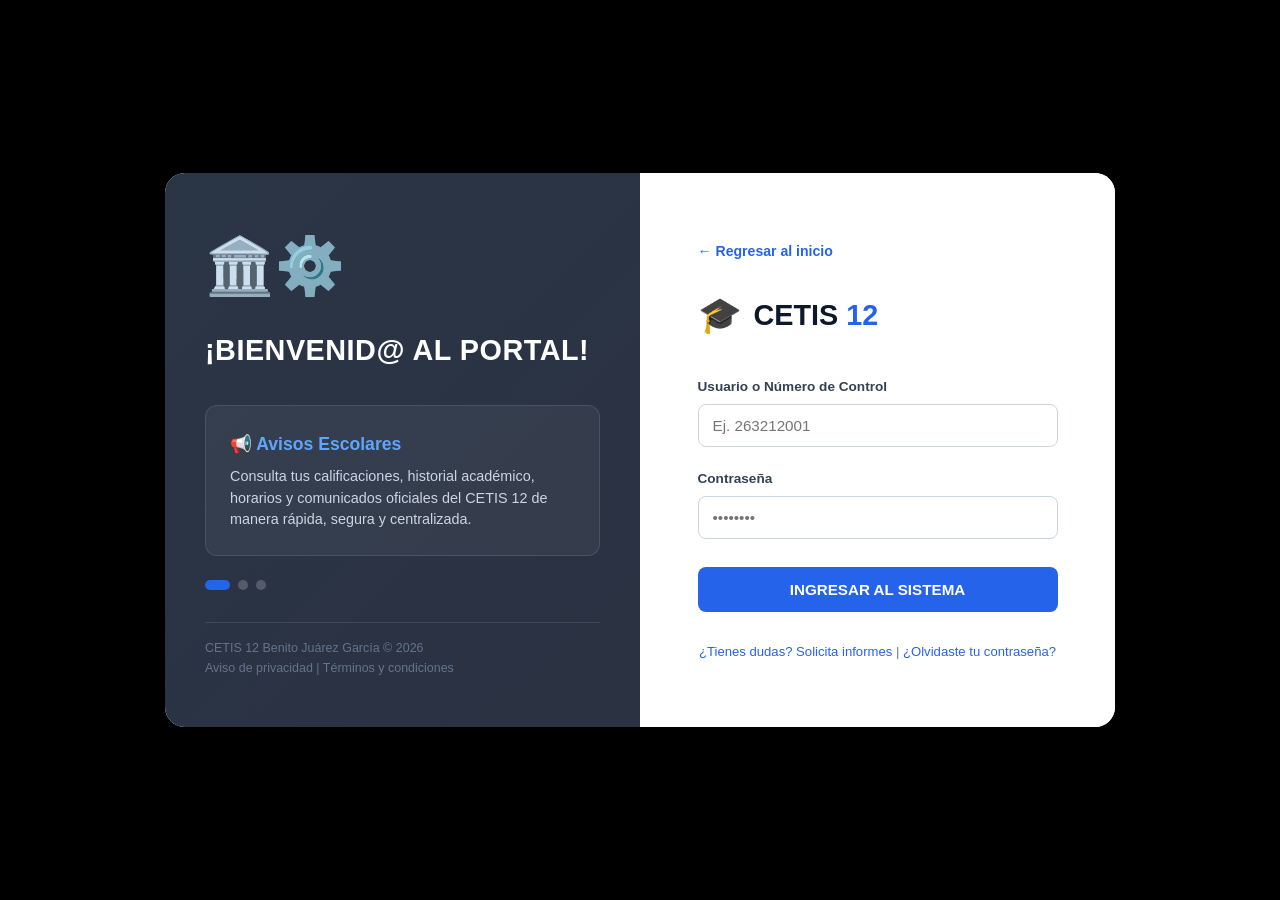
<file: login.html>
<!DOCTYPE html>
<html lang="es">
<head>
    <meta charset="UTF-8">
    <meta name="viewport" content="width=device-width, initial-scale=1.0">
    <title>Portal de Alumnos - CETIS 12</title>
    <link rel="stylesheet" href="styles.css">
</head>
<body class="cbtis-login-body">

    <!-- Contenedor principal de dos columnas -->
    <div class="cbtis-login-container">

        <!-- LADO IZQUIERDO: Panel Institucional con Bienvenida e Ilustración -->
        <div class="cbtis-left-panel">
            <div class="cbtis-left-content">
                
                <div class="cbtis-illustration-box">
                    <div class="cbtis-badge-icon">🏛️⚙️</div>
                    <h2>¡BIENVENID@ AL PORTAL!</h2>
                </div>

                <div class="cbtis-notices-box">
                    <h3>📢 Avisos Escolares</h3>
                    <p>Consulta tus calificaciones, historial académico, horarios y comunicados oficiales del CETIS 12 de manera rápida, segura y centralizada.</p>
                </div>

                <div class="cbtis-slider-dots">
                    <span class="cbtis-dot active"></span>
                    <span class="cbtis-dot"></span>
                    <span class="cbtis-dot"></span>
                </div>
            </div>

            <div class="cbtis-left-footer">
                CETIS 12 Benito Juárez García &copy; 2026<br>
                <span>Aviso de privacidad | Términos y condiciones</span>
            </div>
        </div>

        <!-- LADO DERECHO: Panel de Autenticación de Usuarios -->
        <div class="cbtis-right-panel">
            <div class="cbtis-login-wrapper">
                
                <div class="login-back-container">
                    <a href="index.html" class="cbtis-back-link">← Regresar al inicio</a>
                </div>

                <div class="cbtis-logo-header">
                    <div class="login-logo-emoji">🎓</div>
                    <h1>CETIS <strong>12</strong></h1>
                </div>

                <form id="form-login" action="#" method="POST">
                    
                    <div class="cbtis-input-group">
                        <label for="usuario">Usuario o Número de Control</label>
                        <input type="text" id="usuario" name="usuario" placeholder="Ej. 263212001" required>
                    </div>

                    <div class="cbtis-input-group">
                        <label for="password">Contraseña</label>
                        <input type="password" id="password" name="password" placeholder="••••••••" required>
                    </div>

                    <button type="submit" class="cbtis-btn-ingresar">INGRESAR AL SISTEMA</button>

                </form>

                <div class="cbtis-login-help">
    <a href="index.html#contacto">¿Tienes dudas? Solicita informes</a> | <a href="#">¿Olvidaste tu contraseña?</a>
            </div>
            </div>
        </div>

    </div>

    <script src="script.js"></script>
</body>
</html>
</file>
<file: styles.css>
/* ======================================================================
   ESTILOS GENERALES Y PORTADA - CBTis 166
   ====================================================================== */
*{
    box-sizing: border-box;
    margin: 0;
    padding: 0;
}

body {
    font-family: 'Segoe UI', Tahoma, Geneva, Verdana, sans-serif;
    color: #370aa8;
    background-color: #d6200f;
    line-height: 1.6;
}

/* --------------------------------------------------------------------
   BARRA SUPERIOR DE CONTACTO
   -------------------------------------------------------------------- */
.top-bar {
    background-color: #d6200f;
    color: #cbd5e1;
    font-size: 0.82rem;
    padding: 0.5rem 2rem;
    border-bottom: 1px solid rgba(255, 255, 255, 0.1);
}

.top-bar-container {
    max-width: 1200px;
    margin: 0 auto;
    display: flex;
    justify-content: space-between;
    align-items: center;
}

.top-contacts {
    display: flex;
    gap: 2rem;
}

.top-item.whatsapp {
    color: #4ade80;
}

/* ======================================================================
   BARRA DE NAVEGACIÓN RESPONSIVA (MENÚ HAMBURGUESA Y "PAPITAS")
   ====================================================================== */
.navbar {
    background-color: #ffffff;
    border-bottom: 1px solid #e2e8f0;
    position: sticky;
    top: 0;
    z-index: 1000;
    padding: 0.8rem 1.5rem;
}

.nav-container {
    max-width: 1200px;
    margin: 0 auto;
    display: flex;
    justify-content: space-between;
    align-items: center;
}

.nav-brand {
    display: flex;
    align-items: center;
}

.brand-logo-img {
    height: 55px;
    width: auto;
    object-fit: contain;
    display: block;
}

/* Botón Hamburguesa (= que se convierte en X) */
.hamburger {
    display: flex;
    flex-direction: column;
    justify-content: space-around;
    width: 30px;
    height: 24px;
    background: transparent;
    border: none;
    cursor: pointer;
    z-index: 1001;
    padding: 0;
}

.hamburger .bar {
    width: 100%;
    height: 3px;
    background-color: #3116ca; /* Color morado */
    border-radius: 2px;
    transition: all 0.3s ease-in-out;
}

/* Animación de la Hamburguesa a "X" */
.hamburger.active .bar:nth-child(1) {
    transform: translateY(8px) rotate(45deg);
}

.hamburger.active .bar:nth-child(2) {
    opacity: 0;
}

.hamburger.active .bar:nth-child(3) {
    transform: translateY(-8px) rotate(-45deg);
}

/* Menú Principal Desplegable en Móvil */
.nav-menu {
    display: none;
    flex-direction: column;
    position: absolute;
    top: 100%;
    left: 0;
    width: 100%;
    background-color: #4d10c0;
    padding: 1rem 0;
    box-shadow: 0 8px 16px rgba(0, 0, 0, 0.4);
    z-index: 1000;
    list-style: none;
    text-align: center;
}

.nav-menu.active {
    display: flex;
}

.nav-item {
    position: relative;
    width: 100%;
}

.nav-link {
    display: block;
    padding: 12px 20px;
    color: #ffffff;
    text-decoration: none;
    font-weight: 600;
    font-size: 0.95rem;
    transition: background 0.2s;
}

.nav-link:hover {
    background-color: #511ea3;
}

.btn-nav-login {
    background-color: #d6200f !important;
    color: white !important;
    padding: 8px 16px;
    border-radius: 6px;
    display: inline-block;
    margin: 0.5rem auto;
}

/* Submenús ("papitas" y aderezos) en móvil */
.submenu, .submenu-lvl2 {
    display: none;
    list-style: none;
    padding: 0;
    background-color: #7f1fac;
}

.submenu.open, .submenu-lvl2.open {
    display: block;
}

.submenu a, .submenu-lvl2 a {
    display: block;
    padding: 10px 30px;
    color: #e0e1dd;
    text-decoration: none;
    font-size: 0.9rem;
}

.submenu-lvl2 a {
    padding-left: 45px;
    background-color: #000814;
}

/* Flechitas indicadoras para desplegar */
.dropdown-toggle::after, .submenu-toggle::after {
    content: ' ▾';
    display: inline-block;
    transition: transform 0.3s;
}

.dropdown-toggle.open::after, .submenu-toggle.open::after {
    transform: rotate(180deg);
}


/* --------------------------------------------------------------------
   MEDIA QUERY PARA ESCRITORIO (PC >= 768px)
   -------------------------------------------------------------------- */
@media (min-width: 768px) {
    /* Ocultar botón hamburguesa en computadora */
    .hamburger {
        display: none !important;
    }

    /* Mostrar menú en barra horizontal */
    .nav-menu {
        display: flex !important;
        flex-direction: row;
        position: static;
        width: auto;
        background-color: transparent;
        padding: 0;
        box-shadow: none;
        align-items: center;
        gap: 1.5rem;
    }

    .nav-item {
        width: auto;
    }

    .nav-link {
        color: #475569;
        padding: 0.5rem 0;
    }

    .nav-link:hover {
        background-color: transparent;
        color: #2563eb;
    }

    .btn-nav-login {
        background-color: #d6200f !important;
        color: white !important;
        padding: 8px 16px;
        margin: 0;
    }

    /* Posicionamiento de las "papitas" estilo desplegable en PC */
    .nav-item.dropdown {
        position: relative;
    }

    .submenu {
        position: absolute;
        top: 100%;
        left: 0;
        min-width: 200px;
        background-color: #0d1b2a;
        box-shadow: 0 4px 12px rgba(0, 0, 0, 0.3);
        border-radius: 4px;
        text-align: left;
    }

    .submenu a {
        color: #ffffff;
        padding: 10px 15px;
    }

    .submenu a:hover {
        background-color: #1b263b;
    }

    .dropdown-submenu {
        position: relative;
    }

    .submenu-lvl2 {
        position: absolute;
        top: 0;
        left: 100%;
        min-width: 200px;
        background-color: #1b263b;
        box-shadow: 0 4px 12px rgba(0, 0, 0, 0.3);
        border-radius: 4px;
    }

    .submenu-lvl2 a {
        color: #ffffff;
    }

    /* Despliegue automático al pasar el cursor (hover) en PC */
    .nav-item.dropdown:hover > .submenu {
        display: block;
    }

    .dropdown-submenu:hover > .submenu-lvl2 {
        display: block;
    }
}

/* --------------------------------------------------------------------
   SECCIÓN HERO (DOS COLUMNAS CON COLLAGE)
   -------------------------------------------------------------------- */
.hero-section {
    background: linear-gradient(135deg, #1adb14 0%, #1e3a8a 100%);
    color: white;
    padding: 5rem 2rem;
    overflow: hidden;
}

.hero-container {
    max-width: 1200px;
    margin: 0 auto;
    display: grid;
    grid-template-columns: 1.1fr 0.9fr;
    gap: 3rem;
    align-items: center;
}

@media (max-width: 900px) {
    .hero-container {
        grid-template-columns: 1fr;
    }
}

.hero-tag {
    display: inline-block;
    background-color: rgba(37, 99, 235, 0.3);
    border: 1px solid rgba(96, 165, 250, 0.4);
    color: #93c5fd;
    padding: 6px 16px;
    border-radius: 20px;
    font-size: 0.85rem;
    font-weight: 600;
    text-transform: uppercase;
    margin-bottom: 1.5rem;
}

.hero-text-side h1 {
    font-size: 2.8rem;
    font-weight: 800;
    margin-bottom: 1rem;
    letter-spacing: -0.5px;
    line-height: 1.2;
}

.hero-text-side p {
    font-size: 1.1rem;
    color: #cbd5e1;
    margin-bottom: 2rem;
    line-height: 1.6;
}

.hero-cta-box {
    background: rgba(15, 23, 42, 0.4);
    border: 1px solid rgba(255, 255, 255, 0.1);
    padding: 1.8rem;
    border-radius: 12px;
    backdrop-filter: blur(6px);
}

.btn-orange {
    display: inline-block;
    background: linear-gradient(135deg, #f97316 0%, #ea580c 100%);
    color: white;
    padding: 14px 28px;
    border-radius: 8px;
    text-decoration: none;
    font-weight: 700;
    font-size: 1.05rem;
    box-shadow: 0 4px 15px rgba(249, 115, 22, 0.4);
    transition: transform 0.2s, box-shadow 0.2s;
    margin-bottom: 1.2rem;
}

.btn-orange:hover {
    transform: translateY(-2px);
    box-shadow: 0 6px 20px rgba(249, 115, 22, 0.6);
}

.hero-benefits {
    display: flex;
    flex-wrap: wrap;
    gap: 15px;
    font-size: 0.9rem;
    color: #e2e8f0;
    font-weight: 500;
}

/* Estilos del Collage de Imágenes */
.image-collage {
    display: flex;
    flex-direction: column;
    gap: 15px;
    background: rgba(255, 255, 255, 0.05);
    padding: 20px;
    border-radius: 20px;
    border: 1px solid rgba(255, 255, 255, 0.1);
}

.collage-main img {
    width: 100%;
    height: 240px;
    object-fit: cover;
    border-radius: 12px;
    box-shadow: 0 10px 25px rgba(0,0,0,0.3);
}

.collage-sub {
    display: grid;
    grid-template-columns: 1fr 1fr;
    gap: 15px;
}

.collage-sub img {
    width: 100%;
    height: 140px;
    object-fit: cover;
    border-radius: 12px;
    box-shadow: 0 8px 20px rgba(0,0,0,0.3);
}

/* Clases específicas para el formulario de informes */
.hero-title-custom {
    font-size: 2.5rem;
    margin-bottom: 1rem;
}

.hero-desc-custom {
    color: #cbd5e1;
    font-size: 1rem;
    margin-bottom: 1.5rem;
}

.hero-subtitle-custom {
    font-size: 0.95rem;
    font-weight: 600;
    color: #93c5fd;
    margin-bottom: 0.8rem;
}

.hero-benefits-column {
    display: flex;
    flex-direction: column;
    gap: 8px;
}

.cbtis-hero-form-card {
    background-color: #ffffff;
    padding: 2.2rem;
    border-radius: 16px;
    box-shadow: 0 20px 40px rgba(0, 0, 0, 0.25);
    width: 100%;
    max-width: 440px;
    margin: 0 auto;
}

.form-card-title {
    color: #0f172a;
    font-size: 1.25rem;
    font-weight: 700;
    margin-bottom: 1rem;
    text-align: center;
}

.form-group-margin {
    margin-bottom: 1rem;
}

.form-control-input {
    width: 100%;
    border: 1px solid #cbd5e1;
    border-radius: 8px;
    padding: 10px 14px;
    font-size: 0.9rem;
    outline: none;
}

.form-control-select {
    width: 100%;
    border: 1px solid #cbd5e1;
    border-radius: 8px;
    padding: 10px 14px;
    font-size: 0.9rem;
    background: #fff;
    color: #475569;
    outline: none;
}

.form-date-label {
    font-size: 0.78rem;
    color: #64748b;
    display: block;
    margin-bottom: 2px;
}

.form-control-date {
    width: 100%;
    border: 1px solid #cbd5e1;
    border-radius: 8px;
    padding: 8px 14px;
    font-size: 0.9rem;
    color: #334155;
    outline: none;
}

.form-control-textarea {
    width: 100%;
    border: 1px solid #cbd5e1;
    border-radius: 8px;
    padding: 10px 14px;
    font-size: 0.9rem;
    outline: none;
    font-family: inherit;
}

.form-group-checkbox {
    margin-bottom: 1.2rem;
    display: flex;
    flex-direction: row !important;
    align-items: flex-start !important;
    justify-content: flex-start !important;
    gap: 10px;
    text-align: left;
    width: 100%;
}

.form-checkbox-input {
    width: 18px !important;
    height: 18px !important;
    min-width: 18px;
    cursor: pointer;
    margin-top: 2px;
    flex-shrink: 0;
    appearance: auto;
    -webkit-appearance: checkbox;
}

.form-checkbox-label {
    font-size: 0.78rem !important;
    color: #475569 !important;
    line-height: 1.35 !important;
    cursor: pointer;
    display: inline-block !important;
    width: auto !important;
    flex: 1;
}

.form-submit-btn {
    background-color: #0052ff;
    width: 100%;
    border-radius: 8px;
    padding: 12px;
    font-weight: 700;
    color: white;
    border: none;
    cursor: pointer;
    transition: background 0.2s;
}

.cbtis-hero-form-card input:focus, 
.cbtis-hero-form-card select:focus, 
.cbtis-hero-form-card textarea:focus {
    border-color: #2563eb !important;
    box-shadow: 0 0 0 3px rgba(37, 99, 235, 0.15);
}

/* ======================================================================
   ESTILOS DE OFERTA EDUCATIVA CON IMÁGENES
   ====================================================================== */
.careers-section {
    padding: 5rem 2rem;
    background-color: #f8fafc;
}

.section-container {
    max-width: 1200px;
    margin: 0 auto;
}

.section-header {
    text-align: center;
    margin-bottom: 3.5rem;
}

.section-header h2 {
    font-size: 2.2rem;
    color: #0f172a;
    margin-bottom: 0.5rem;
}

.section-header p {
    color: #64748b;
    font-size: 1.05rem;
}

.careers-grid {
    display: grid;
    grid-template-columns: repeat(auto-fit, minmax(260px, 1fr));
    gap: 2rem;
}

.career-card {
    background-color: #ffffff;
    border: 1px solid #e2e8f0;
    border-radius: 12px;
    overflow: hidden;
    box-shadow: 0 4px 6px rgba(0, 0, 0, 0.02);
    transition: transform 0.2s ease, box-shadow 0.2s ease;
}

.career-card:hover {
    transform: translateY(-5px);
    box-shadow: 0 15px 30px rgba(0, 0, 0, 0.08);
    border-color: #cbd5e1;
}

.career-img-container {
    width: 100%;
    height: 160px;
    overflow: hidden;
}

.career-img-container img {
    width: 100%;
    height: 100%;
    object-fit: cover;
    transition: transform 0.3s ease;
}

.career-card:hover .career-img-container img {
    transform: scale(1.05);
}

.career-content {
    padding: 1.8rem;
}

.career-content h3 {
    font-size: 1.15rem;
    color: #0f172a;
    margin-bottom: 0.8rem;
    font-weight: 700;
}

.career-content p {
    color: #64748b;
    font-size: 0.9rem;
    line-height: 1.5;
}

/* ======================================================================
   ESTILOS DEL PIE DE PÁGINA (FOOTER)
   ====================================================================== */
.footer {
    background-color: #8114db;
    color: #94a3b8;
    padding: 2.5rem 2rem;
    border-top: 1px solid rgba(255, 255, 255, 0.05);
}

.footer-container {
    max-width: 1200px;
    margin: 0 auto;
    display: flex;
    justify-content: space-between;
    align-items: center;
    flex-wrap: wrap;
    gap: 1.5rem;
}

.footer-info p {
    font-size: 0.9rem;
    color: #cbd5e1;
    margin-bottom: 0.3rem;
}

.footer-author {
    font-size: 0.82rem;
    color: #64748b;
}

.footer-socials {
    display: flex;
    gap: 12px;
}

.social-icon {
    width: 38px;
    height: 38px;
    background: rgba(255, 255, 255, 0.08);
    border: 1px solid rgba(255, 255, 255, 0.12);
    color: #ffffff;
    border-radius: 50%;
    display: flex;
    align-items: center;
    justify-content: center;
    text-decoration: none;
    font-weight: 700;
    font-size: 0.95rem;
    transition: background 0.2s, transform 0.2s, border-color 0.2s;
}

.social-icon:hover {
    background: #2563eb;
    border-color: #2563eb;
    transform: translateY(-3px);
}

@media (max-width: 768px) {
    .footer-container {
        flex-direction: column;
        text-align: center;
    }
    .footer-socials {
        justify-content: center;
    }
}

/* ======================================================================
   ESTILOS Y RECORRIDO DE DOCENTES
   ====================================================================== */
.teachers-section {
    background: linear-gradient(135deg, #0f172a 0%, #1e3a8a 100%);
    color: white;
    padding: 4rem 1.5rem;
}

.teachers-container {
    max-width: 1200px;
    margin: 0 auto;
}

.teachers-header {
    display: flex;
    justify-content: space-between;
    align-items: flex-end;
    margin-bottom: 2.5rem;
    flex-wrap: wrap;
    gap: 1.5rem;
}

.teachers-tag {
    display: inline-block;
    color: #93c5fd;
    font-size: 0.82rem;
    font-weight: 700;
    text-transform: uppercase;
    margin-bottom: 0.6rem;
    letter-spacing: 0.5px;
}

.convenience-tag-custom {
    color: #2563eb;
}

.teachers-header h2 {
    font-size: 2.2rem;
    font-weight: 800;
    margin-bottom: 0.6rem;
    letter-spacing: -0.5px;
}

.teachers-header p {
    color: #cbd5e1;
    font-size: 1rem;
    max-width: 700px;
    line-height: 1.6;
}

.teachers-nav-buttons {
    display: flex;
    gap: 10px;
}

.nav-btn {
    width: 42px;
    height: 42px;
    background: rgba(255, 255, 255, 0.1);
    border: 1px solid rgba(255, 255, 255, 0.2);
    color: white;
    border-radius: 50%;
    font-size: 1.4rem;
    cursor: pointer;
    display: flex;
    align-items: center;
    justify-content: center;
    transition: background 0.2s, transform 0.1s;
}

.nav-btn:hover {
    background: rgba(255, 255, 255, 0.25);
    transform: scale(1.05);
}

.teachers-grid {
    display: flex;
    gap: 1.5rem;
    overflow-x: auto;
    scroll-behavior: smooth;
    padding-bottom: 1rem;
    scrollbar-width: none;
}

.teachers-grid::-webkit-scrollbar {
    display: none;
}

.teacher-card {
    flex: 0 0 calc(25% - 1.15rem);
    background: #1e293b;
    border-radius: 16px;
    overflow: hidden;
    border: 1px solid rgba(255, 255, 255, 0.1);
    transition: transform 0.2s ease, box-shadow 0.2s ease;
}

@media (max-width: 1024px) {
    .teacher-card {
        flex: 0 0 calc(43% - 0.75rem);
    }
}

@media (max-width: 650px) {
    .teacher-card {
        flex: 0 0 82%;
    }
}

.teacher-card:hover {
    transform: translateY(-5px);
    box-shadow: 0 15px 30px rgba(0, 0, 0, 0.4);
}

.teacher-card img {
    width: 100%;
    height: 240px;
    object-fit: cover;
    object-position: top;
}

.teacher-info {
    padding: 1.5rem;
    background: linear-gradient(180deg, rgba(30, 41, 59, 0.9) 0%, rgba(15, 23, 42, 0.95) 100%);
}

.teacher-info h3 {
    font-size: 1.1rem;
    font-weight: 700;
    color: white;
    margin-bottom: 0.4rem;
}

.teacher-info p {
    font-size: 0.85rem;
    color: #94a3b8;
    line-height: 1.4;
}

/* ======================================================================
   ESTILOS DE CONVENIOS (MARQUESINAS)
   ====================================================================== */
.convenios-section {
    padding: 5rem 0;
    background-color: #ffffff;
    overflow: hidden;
    border-top: 1px solid #e2e8f0;
    border-bottom: 1px solid #e2e8f0;
}

.convenios-container {
    max-width: 1200px;
    margin: 0 auto;
    padding: 0 2rem;
}

.marquee-wrapper {
    position: relative;
    width: 100%;
    overflow: hidden;
    mask-image: linear-gradient(to right, transparent, black 10%, black 90%, transparent);
    -webkit-mask-image: linear-gradient(to right, transparent, black 10%, black 90%, transparent);
}

.marquee-wrapper-spacing {
    margin-top: 1.5rem;
}

.marquee-track {
    display: flex;
    gap: 1.5rem;
    width: max-content;
}

.marquee-wrapper:hover .marquee-track {
    animation-play-state: paused !important;
}

.marquee-track-top {
    animation: scrollLeft 35s linear infinite;
}

.marquee-track-bottom {
    animation: scrollRight 35s linear infinite;
}

@keyframes scrollLeft {
    0% { transform: translateX(0); }
    100% { transform: translateX(-50%); }
}

@keyframes scrollRight {
    0% { transform: translateX(-50%); }
    100% { transform: translateX(0); }
}

.convenio-card {
    background: #f8fafc;
    border: 1px solid #e2e8f0;
    padding: 1.2rem 2rem;
    border-radius: 12px;
    font-weight: 600;
    font-size: 1rem;
    color: #334155;
    white-space: nowrap;
    box-shadow: 0 4px 6px rgba(0, 0, 0, 0.01);
    transition: transform 0.2s ease, border-color 0.2s ease, background-color 0.2s ease;
    display: flex;
    align-items: center;
    justify-content: center;
    min-width: 190px;
}

.convenio-card:hover {
    transform: translateY(-3px);
    border-color: #2563eb;
    background-color: #ffffff;
    color: #2563eb;
    box-shadow: 0 10px 20px rgba(37, 99, 235, 0.08);
}
/* ======================================================================
   ESTILOS EXCLUSIVOS PARA EL PORTAL DE LOGIN (LOGIN.HTML)
   ====================================================================== */

/* 1. Fondo completo de la pantalla de Login (Sobrescribe el rojo global) */
body.cbtis-login-body {
    background: #000000 !important; /* Fondo oscuro elegante */
    min-height: 100vh;
    display: flex;
    align-items: center;
    justify-content: center;
    padding: 20px;
}

/* 2. Tarjeta contenedora principal dividida en 2 columnas */
.cbtis-login-container {
    display: flex;
    width: 100%;
    max-width: 950px;
    background-color: #ffffff;
    border-radius: 20px;
    overflow: hidden;
    box-shadow: 0 25px 50px -12px rgba(0, 0, 0, 0.5);
    min-height: 550px;
}

/* 3. Lado Izquierdo: Panel de Bienvenida (Azul/Gris institucional) */
.cbtis-left-panel {
    flex: 1;
    background: linear-gradient(135deg, #2a3546 0%, #2b3242 100%);
    color: #ffffff;
    padding: 3rem 2.5rem;
    display: flex;
    flex-direction: column;
    justify-content: space-between;
}

.cbtis-illustration-box h2 {
    font-size: 1.8rem;
    font-weight: 800;
    color: #ffffff;
    margin-top: 1rem;
    letter-spacing: 0.5px;
}

.cbtis-badge-icon {
    font-size: 3.5rem;
}

.cbtis-notices-box {
    margin-top: 2rem;
    background: rgba(255, 255, 255, 0.05);
    padding: 1.5rem;
    border-radius: 12px;
    border: 1px solid rgba(255, 255, 255, 0.1);
}

.cbtis-notices-box h3 {
    font-size: 1.1rem;
    color: #60a5fa;
    margin-bottom: 0.5rem;
}

.cbtis-notices-box p {
    font-size: 0.9rem;
    color: #cbd5e1;
    line-height: 1.5;
}

.cbtis-slider-dots {
    display: flex;
    gap: 8px;
    margin-top: 1.5rem;
}

.cbtis-dot {
    width: 10px;
    height: 10px;
    background: rgba(255, 255, 255, 0.2);
    border-radius: 50%;
}

.cbtis-dot.active {
    background: #2563eb;
    width: 25px;
    border-radius: 10px;
}

.cbtis-left-footer {
    font-size: 0.78rem;
    color: #64748b;
    border-top: 1px solid rgba(255, 255, 255, 0.1);
    padding-top: 1rem;
    margin-top: 2rem;
}

/* 4. Lado Derecho: Formulario de Autenticación */
.cbtis-right-panel {
    flex: 1;
    background-color: #ffffff;
    padding: 3rem 2.5rem;
    display: flex;
    align-items: center;
    justify-content: center;
}

.cbtis-login-wrapper {
    width: 100%;
    max-width: 360px;
}

.login-back-container {
    margin-bottom: 1.5rem;
}

.cbtis-back-link {
    color: #2563eb;
    text-decoration: none;
    font-size: 0.88rem;
    font-weight: 600;
    transition: color 0.2s;
}

.cbtis-back-link:hover {
    color: #1d4ed8;
    text-decoration: underline;
}

.cbtis-logo-header {
    display: flex;
    align-items: center;
    gap: 12px;
    margin-bottom: 2rem;
}

.login-logo-emoji {
    font-size: 2.2rem;
}

.cbtis-logo-header h1 {
    font-size: 1.8rem;
    color: #0f172a;
    font-weight: 800;
}

.cbtis-logo-header h1 strong {
    color: #2563eb;
}

.cbtis-input-group {
    margin-bottom: 1.3rem;
    text-align: left;
}

.cbtis-input-group label {
    display: block;
    font-size: 0.85rem;
    font-weight: 600;
    color: #334155;
    margin-bottom: 0.4rem;
}

.cbtis-input-group input {
    width: 100%;
    padding: 12px 14px;
    border: 1px solid #cbd5e1;
    border-radius: 8px;
    font-size: 0.95rem;
    outline: none;
    transition: border-color 0.2s, box-shadow 0.2s;
}

.cbtis-input-group input:focus {
    border-color: #2563eb;
    box-shadow: 0 0 0 3px rgba(37, 99, 235, 0.15);
}

.cbtis-btn-ingresar {
    width: 100%;
    background-color: #2563eb;
    color: #ffffff;
    border: none;
    padding: 14px;
    border-radius: 8px;
    font-weight: 700;
    font-size: 0.95rem;
    cursor: pointer;
    transition: background-color 0.2s, transform 0.1s;
    margin-top: 0.5rem;
}

.cbtis-btn-ingresar:hover {
    background-color: #1d4ed8;
}

.cbtis-login-help {
    margin-top: 1.8rem;
    text-align: center;
    font-size: 0.82rem;
    color: #64748b;
}

.cbtis-login-help a {
    color: #2563eb;
    text-decoration: none;
    font-weight: 500;
}

.cbtis-login-help a:hover {
    text-decoration: underline;
}

/* Adaptación para celulares */
@media (max-width: 768px) {
    .cbtis-login-container {
        flex-direction: column;
    }
    .cbtis-left-panel {
        display: none; /* Oculta el panel izquierdo en pantallas pequeñas */
    }
    .cbtis-right-panel {
        padding: 2.5rem 1.5rem;
    }
}
</file>
